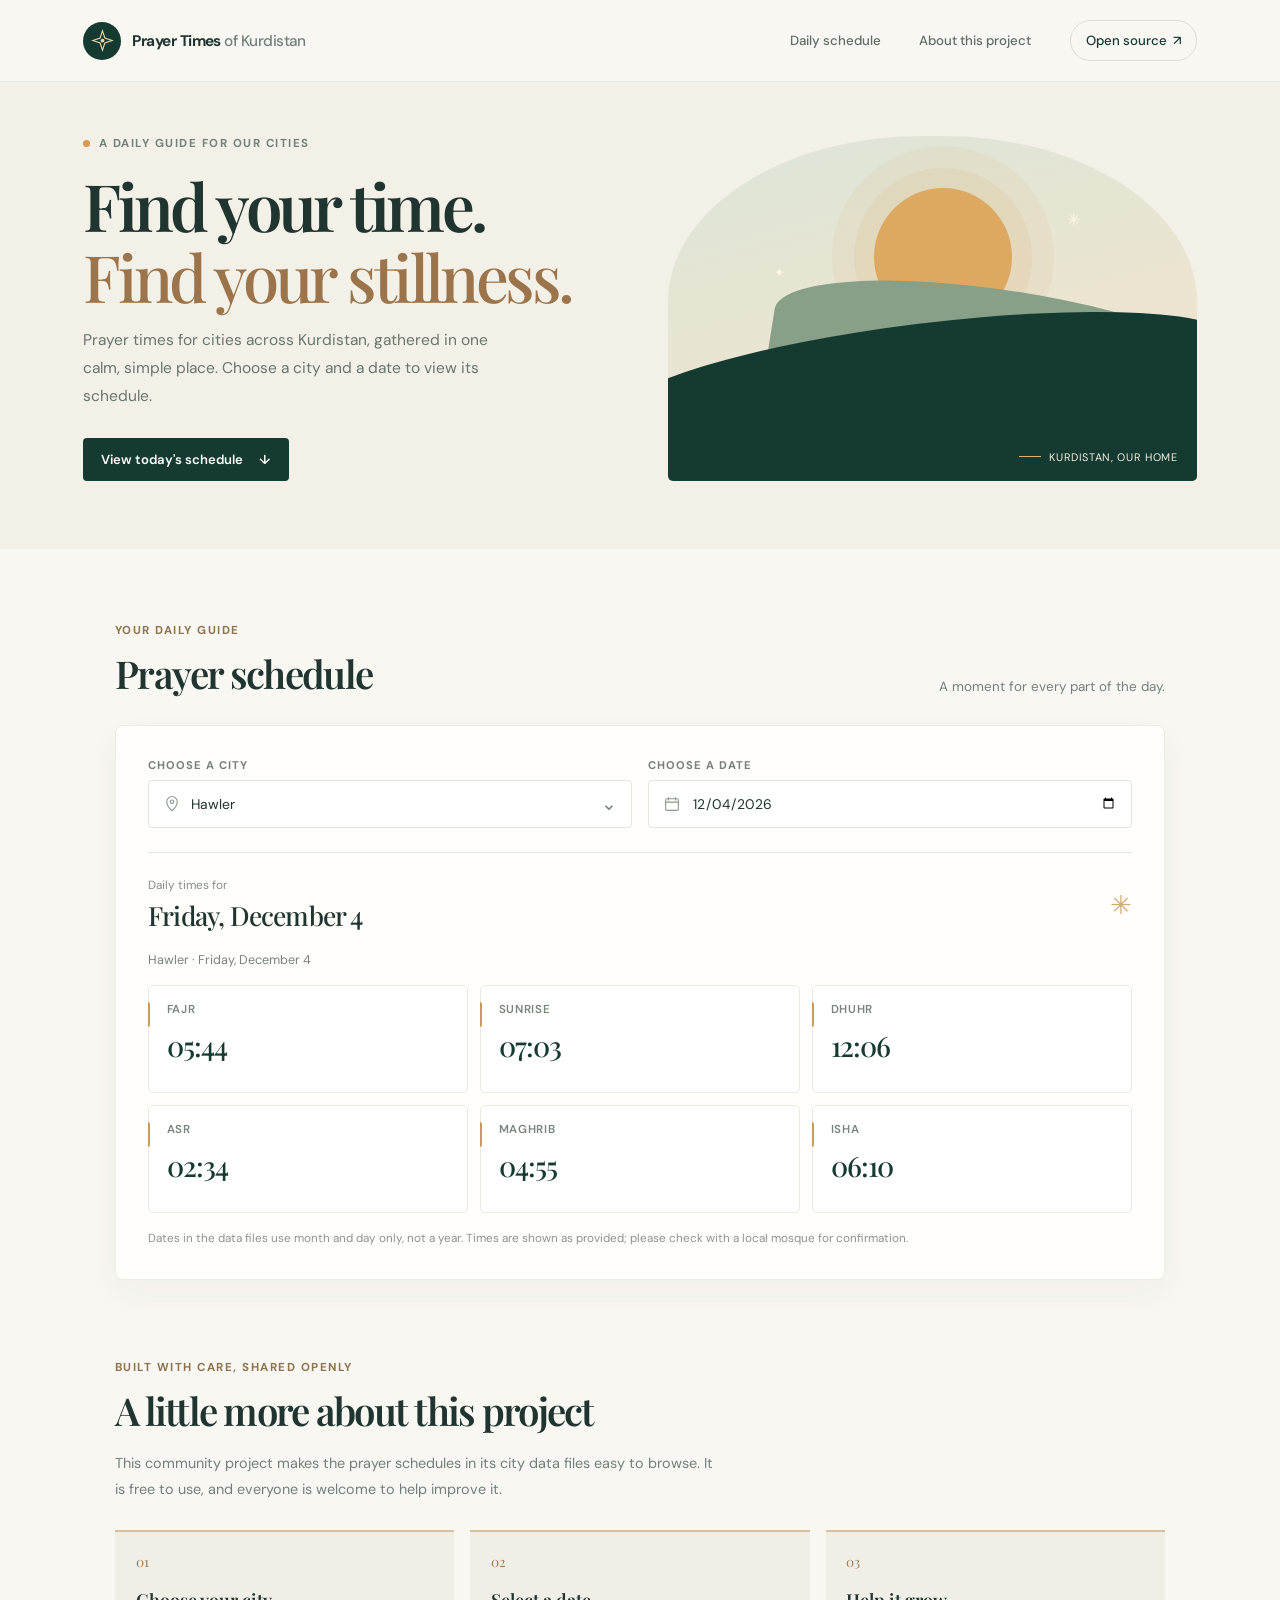
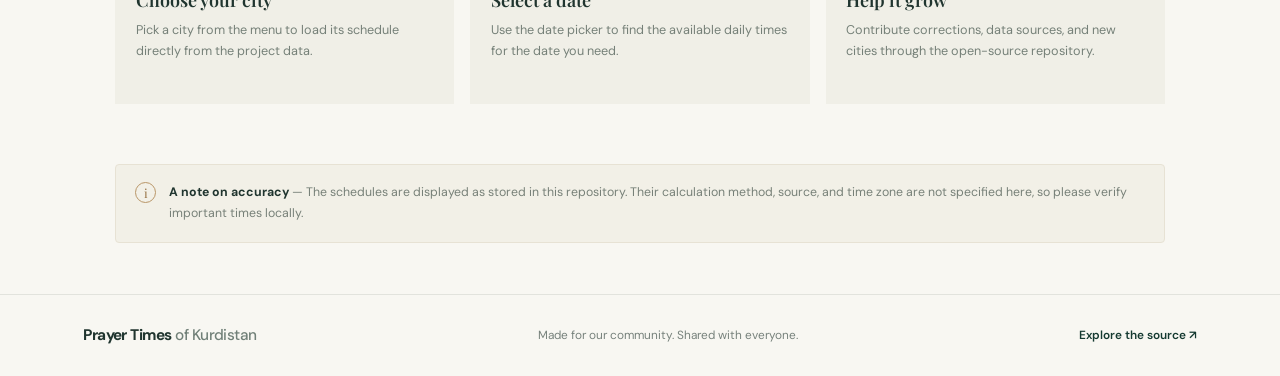
<file: index.html>
<!doctype html>
<html lang="en">
  <head>
    <meta charset="utf-8">
    <meta name="viewport" content="width=device-width, initial-scale=1">
    <meta name="theme-color" content="#153a31">
    <meta
      name="description"
      content="View daily prayer times for cities across Kurdistan. Choose a city and date to see Fajr, sunrise, Dhuhr, Asr, Maghrib and Isha."
    >
    <meta name="robots" content="index, follow">
    <meta property="og:type" content="website">
    <meta property="og:title" content="Prayer Times for Kurdistan Cities">
    <meta
      property="og:description"
      content="A simple, open-source daily prayer schedule for cities across Kurdistan."
    >
    <meta name="twitter:card" content="summary">
    <title>Prayer Times for Kurdistan Cities | Daily Schedule</title>
    <link rel="stylesheet" href="styles.css">
    <script type="application/ld+json">
      {
        "@context": "https://schema.org",
        "@type": "WebSite",
        "name": "Prayer Times for Kurdistan Cities",
        "description": "A daily prayer schedule for cities across Kurdistan.",
        "inLanguage": "en"
      }
    </script>
    <script src="app.js" defer></script>
  </head>
  <body>
    <a class="skip-link" href="#main">Skip to prayer times</a>

    <header class="site-header">
      <a class="brand" href="#top" aria-label="Prayer Times home">
        <span class="brand-mark" aria-hidden="true">
          <svg viewBox="0 0 40 40" fill="none">
            <path d="M20 4.5 23.8 16l11.7 4-11.7 4L20 35.5 16.2 24l-11.7-4 11.7-4L20 4.5Z" stroke="currentColor" stroke-width="1.7" />
            <circle cx="20" cy="20" r="3" fill="currentColor" />
          </svg>
        </span>
        <span class="brand-name">Prayer Times <span>of Kurdistan</span></span>
      </a>
      <nav class="site-nav" aria-label="Main navigation">
        <a href="#schedule">Daily schedule</a>
        <a href="#about">About this project</a>
        <a class="github-link" href="https://github.com/Devmoneer/Tafsir-sanahi" target="_blank" rel="noreferrer">Open source <span aria-hidden="true">↗</span></a>
      </nav>
    </header>

    <main id="main">
      <section class="hero" id="top" aria-labelledby="page-title">
        <div class="hero-copy">
          <p class="eyebrow"><span class="eyebrow-dot"></span> A daily guide for our cities</p>
          <h1 id="page-title">Find your time.<br><span>Find your stillness.</span></h1>
          <p class="hero-description">
            Prayer times for cities across Kurdistan, gathered in one calm, simple place.
            Choose a city and a date to view its schedule.
          </p>
          <a class="hero-cta" href="#schedule">View today's schedule <span aria-hidden="true">↓</span></a>
        </div>
        <div class="hero-art" aria-hidden="true">
          <div class="sun-disc"></div>
          <div class="hill hill-back"></div>
          <div class="hill hill-front"></div>
          <div class="hero-caption"><span class="caption-line"></span> Kurdistan, our home</div>
          <span class="art-star star-one">✳</span>
          <span class="art-star star-two">✦</span>
        </div>
      </section>

      <section class="schedule-section" id="schedule" aria-labelledby="schedule-title">
        <div class="section-heading">
          <div>
            <p class="eyebrow section-eyebrow">Your daily guide</p>
            <h2 id="schedule-title">Prayer schedule</h2>
          </div>
          <p class="section-note">A moment for every part of the day.</p>
        </div>

        <div class="schedule-panel">
          <div class="schedule-controls">
            <label class="field">
              <span class="field-label">Choose a city</span>
              <span class="select-wrap">
                <svg viewBox="0 0 24 24" aria-hidden="true"><path d="M12 21s7-6.1 7-12a7 7 0 1 0-14 0c0 5.9 7 12 7 12Z" /><circle cx="12" cy="9" r="2.3" /></svg>
                <select id="city-select" name="city" autocomplete="off"></select>
                <span class="select-chevron" aria-hidden="true">⌄</span>
              </span>
            </label>
            <label class="field">
              <span class="field-label">Choose a date</span>
              <span class="date-wrap">
                <svg viewBox="0 0 24 24" aria-hidden="true"><rect x="3.5" y="5" width="17" height="15.5" rx="2" /><path d="M7.5 3.5v3M16.5 3.5v3M3.5 9.5h17" /></svg>
                <input id="date-select" name="date" type="date" required>
              </span>
            </label>
          </div>

          <div class="schedule-date">
            <div>
              <p class="date-kicker">Daily times for</p>
              <h3 id="selected-date">Loading schedule...</h3>
            </div>
            <span class="date-decoration" aria-hidden="true">✳</span>
          </div>

          <p class="schedule-status" id="schedule-status" role="status" aria-live="polite">
            Loading prayer times...
          </p>
          <div class="prayer-grid" id="prayer-grid" aria-label="Prayer times"></div>
          <p class="data-note">Dates in the data files use month and day only, not a year. Times are shown as provided; please check with a local mosque for confirmation.</p>
        </div>
      </section>

      <section class="about-section" id="about" aria-labelledby="about-title">
        <div class="about-intro">
          <p class="eyebrow section-eyebrow">Built with care, shared openly</p>
          <h2 id="about-title">A little more about this project</h2>
          <p>
            This community project makes the prayer schedules in its city data files easy to browse.
            It is free to use, and everyone is welcome to help improve it.
          </p>
        </div>
        <div class="about-cards">
          <article class="about-card">
            <span class="card-number">01</span>
            <h3>Choose your city</h3>
            <p>Pick a city from the menu to load its schedule directly from the project data.</p>
          </article>
          <article class="about-card">
            <span class="card-number">02</span>
            <h3>Select a date</h3>
            <p>Use the date picker to find the available daily times for the date you need.</p>
          </article>
          <article class="about-card">
            <span class="card-number">03</span>
            <h3>Help it grow</h3>
            <p>Contribute corrections, data sources, and new cities through the open-source repository.</p>
          </article>
        </div>
      </section>

      <aside class="accuracy-note" aria-label="Schedule information">
        <span class="accuracy-icon" aria-hidden="true">i</span>
        <p><strong>A note on accuracy</strong> — The schedules are displayed as stored in this repository. Their calculation method, source, and time zone are not specified here, so please verify important times locally.</p>
      </aside>
    </main>

    <footer class="site-footer">
      <a class="footer-brand" href="#top">Prayer Times <span>of Kurdistan</span></a>
      <p>Made for our community. Shared with everyone.</p>
      <a href="https://github.com/Devmoneer/Tafsir-sanahi" target="_blank" rel="noreferrer">Explore the source <span aria-hidden="true">↗</span></a>
    </footer>
  </body>
</html>
</file>
<file: styles.css>
@import url("https://fonts.googleapis.com/css2?family=DM+Sans:wght@400;500;600;700&family=Playfair+Display:wght@500;600;700&display=swap");

:root {
  color-scheme: light;
  --ink: #20352f;
  --muted: #74817b;
  --green: #153a31;
  --green-light: #e8eee8;
  --gold: #d39b55;
  --paper: #f8f7f2;
  --white: #fffefa;
  --line: #e8e7df;
  --serif: "Playfair Display", Georgia, serif;
  --sans: "DM Sans", "Segoe UI", sans-serif;
}

* {
  box-sizing: border-box;
}

html {
  scroll-behavior: smooth;
}

body {
  margin: 0;
  background: var(--paper);
  color: var(--ink);
  font-family: var(--sans);
  -webkit-font-smoothing: antialiased;
}

a {
  color: inherit;
}

.skip-link {
  position: absolute;
  z-index: 5;
  top: 0.75rem;
  left: 0.75rem;
  padding: 0.7rem 1rem;
  transform: translateY(-160%);
  border-radius: 0.4rem;
  background: var(--white);
  color: var(--green);
}

.skip-link:focus {
  transform: translateY(0);
}

.site-header,
.site-footer {
  display: flex;
  align-items: center;
  justify-content: space-between;
  padding-inline: max(6.5vw, calc((100vw - 1200px) / 2));
}

.site-header {
  min-height: 82px;
  border-bottom: 1px solid rgba(32, 53, 47, 0.08);
  background: var(--paper);
}

.brand,
.site-nav,
.github-link,
.brand-mark,
.hero-cta,
.select-wrap,
.date-wrap {
  display: flex;
  align-items: center;
}

.brand {
  gap: 0.7rem;
  text-decoration: none;
}

.brand-mark {
  width: 38px;
  height: 38px;
  justify-content: center;
  border-radius: 50%;
  background: var(--green);
  color: #f4d8a8;
}

.brand-mark svg {
  width: 25px;
  height: 25px;
}

.brand-name,
.footer-brand {
  font-size: 0.96rem;
  font-weight: 700;
  letter-spacing: -0.035em;
}

.brand-name span,
.footer-brand span {
  color: #718078;
  font-weight: 500;
}

.site-nav {
  gap: clamp(1.1rem, 3vw, 2.8rem);
  color: #5e6d65;
  font-size: 0.83rem;
  font-weight: 500;
}

.site-nav a,
.site-footer a {
  text-decoration: none;
}

.site-nav a:hover,
.site-footer a:hover {
  color: var(--gold);
}

.site-nav .github-link {
  gap: 0.35rem;
  padding: 0.68rem 0.95rem;
  border: 1px solid #dcded6;
  border-radius: 99px;
  color: var(--green);
}

main {
  overflow: hidden;
}

.hero {
  position: relative;
  display: grid;
  grid-template-columns: 1.05fr 0.95fr;
  align-items: center;
  min-height: 454px;
  padding: 54px max(6.5vw, calc((100vw - 1200px) / 2)) 68px;
  background: #f2f0e7;
}

.hero-copy {
  position: relative;
  z-index: 1;
  max-width: 550px;
}

.eyebrow {
  display: flex;
  align-items: center;
  gap: 0.55rem;
  margin: 0 0 1.2rem;
  color: #748078;
  font-size: 0.72rem;
  font-weight: 700;
  letter-spacing: 0.13em;
  text-transform: uppercase;
}

.eyebrow-dot {
  width: 7px;
  height: 7px;
  border-radius: 50%;
  background: var(--gold);
}

h1,
h2,
h3,
p {
  margin-top: 0;
}

h1,
h2 {
  font-family: var(--serif);
  font-weight: 600;
}

h1 {
  margin-bottom: 1rem;
  font-size: clamp(3rem, 5.1vw, 4.65rem);
  letter-spacing: -0.055em;
  line-height: 1.08;
}

h1 span {
  color: #9c744b;
  font-weight: 500;
}

.hero-description {
  max-width: 440px;
  margin-bottom: 1.7rem;
  color: #69756e;
  font-size: 0.97rem;
  line-height: 1.8;
}

.hero-cta {
  width: fit-content;
  gap: 1rem;
  padding: 0.82rem 1.12rem;
  border-radius: 4px;
  background: var(--green);
  color: var(--white);
  font-size: 0.82rem;
  font-weight: 600;
  text-decoration: none;
  transition: background 160ms ease, transform 160ms ease;
}

.hero-cta:hover {
  transform: translateY(-2px);
  background: #245347;
}

.hero-art {
  position: relative;
  align-self: stretch;
  min-height: 326px;
  overflow: hidden;
  border-radius: 48% 48% 5px 5px;
  background: linear-gradient(165deg, #dce5d8 0%, #eee4cf 70%, #e8d8ba 100%);
}

.sun-disc {
  position: absolute;
  top: 15%;
  left: 39%;
  width: 138px;
  height: 138px;
  border-radius: 50%;
  background: #dda961;
  box-shadow: 0 0 0 20px rgba(211, 155, 85, 0.11), 0 0 0 42px rgba(211, 155, 85, 0.08);
}

.hill {
  position: absolute;
  right: -9%;
  bottom: -18%;
  left: -9%;
  height: 64%;
  border-radius: 50% 50% 0 0 / 25% 25% 0 0;
  transform: rotate(-7deg);
}

.hill-back {
  bottom: -9%;
  left: 18%;
  background: #889f88;
  transform: rotate(9deg);
}

.hill-front {
  background: var(--green);
}

.hero-caption {
  position: absolute;
  z-index: 1;
  right: 1.2rem;
  bottom: 1.1rem;
  display: flex;
  align-items: center;
  gap: 0.5rem;
  color: #f5f0df;
  font-size: 0.68rem;
  letter-spacing: 0.06em;
  text-transform: uppercase;
}

.caption-line {
  width: 22px;
  height: 1px;
  background: #d8b27f;
}

.art-star {
  position: absolute;
  z-index: 1;
  color: #fff7e6;
}

.star-one {
  top: 21%;
  right: 22%;
  font-size: 1rem;
}

.star-two {
  top: 37%;
  left: 20%;
  font-size: 0.8rem;
}

.schedule-section,
.about-section,
.accuracy-note {
  width: min(1050px, calc(100% - 3rem));
  margin-inline: auto;
}

.schedule-section {
  padding-block: 74px 76px;
}

.section-heading {
  display: flex;
  align-items: end;
  justify-content: space-between;
  margin-bottom: 1.6rem;
}

.section-eyebrow {
  margin-bottom: 0.55rem;
  color: #8c744f;
}

.section-heading h2,
.about-intro h2 {
  margin-bottom: 0;
  font-size: clamp(2rem, 3vw, 2.65rem);
  letter-spacing: -0.045em;
}

.section-note {
  margin-bottom: 0.28rem;
  color: var(--muted);
  font-size: 0.84rem;
}

.schedule-panel {
  padding: clamp(1.25rem, 3vw, 2rem);
  border: 1px solid #eeece4;
  border-radius: 8px;
  background: var(--white);
  box-shadow: 0 12px 35px rgba(43, 58, 46, 0.045);
}

.schedule-controls {
  display: grid;
  grid-template-columns: 1fr 1fr;
  gap: 1rem;
  padding-bottom: 1.5rem;
  border-bottom: 1px solid var(--line);
}

.field {
  display: grid;
  gap: 0.5rem;
}

.field-label {
  color: #748078;
  font-size: 0.7rem;
  font-weight: 700;
  letter-spacing: 0.09em;
  text-transform: uppercase;
}

.select-wrap,
.date-wrap {
  position: relative;
  min-height: 48px;
  gap: 0.65rem;
  padding: 0 0.85rem;
  border: 1px solid #e5e5dd;
  border-radius: 4px;
  background: #fff;
  color: var(--green);
}

.select-wrap:focus-within,
.date-wrap:focus-within {
  outline: 2px solid rgba(21, 58, 49, 0.3);
  outline-offset: 2px;
}

.select-wrap svg,
.date-wrap svg {
  width: 18px;
  height: 18px;
  flex: 0 0 auto;
  fill: none;
  stroke: #8a9a8d;
  stroke-linecap: round;
  stroke-linejoin: round;
  stroke-width: 1.5;
}

select,
input[type="date"] {
  width: 100%;
  min-width: 0;
  border: 0;
  outline: 0;
  background: transparent;
  color: var(--ink);
  font: inherit;
  font-size: 0.87rem;
}

select {
  appearance: none;
  cursor: pointer;
}

.select-chevron {
  color: #78877d;
  font-size: 1.2rem;
  pointer-events: none;
}

input[type="date"] {
  color-scheme: light;
}

.schedule-date {
  display: flex;
  align-items: center;
  justify-content: space-between;
  padding: 1.5rem 0 1.15rem;
}

.date-kicker {
  margin-bottom: 0.25rem;
  color: #839087;
  font-size: 0.74rem;
}

.schedule-date h3 {
  margin-bottom: 0;
  font-family: var(--serif);
  font-size: 1.65rem;
  font-weight: 500;
  letter-spacing: -0.03em;
}

.date-decoration {
  color: #d1ab75;
  font-size: 1.65rem;
}

.schedule-status {
  min-height: 1.2rem;
  margin-bottom: 0.9rem;
  color: #77837c;
  font-size: 0.79rem;
}

.schedule-status:empty {
  display: none;
}

.prayer-grid {
  display: grid;
  grid-template-columns: repeat(3, 1fr);
  gap: 0.75rem;
}

.prayer-card {
  position: relative;
  min-height: 108px;
  padding: 1rem 1.1rem;
  border: 1px solid #eaeae3;
  border-radius: 5px;
  background: #fff;
}

.prayer-card::before {
  position: absolute;
  top: 1rem;
  left: -1px;
  width: 2px;
  height: 25px;
  border-radius: 0 3px 3px 0;
  background: #c99a5c;
  content: "";
}

.prayer-name {
  margin-bottom: 0.65rem;
  color: #78847c;
  font-size: 0.72rem;
  font-weight: 600;
  letter-spacing: 0.06em;
  text-transform: uppercase;
}

.prayer-time {
  margin-bottom: 0;
  color: var(--green);
  font-family: var(--serif);
  font-size: 1.75rem;
  font-weight: 500;
  letter-spacing: -0.035em;
  font-variant-numeric: tabular-nums;
}

.data-note {
  margin: 1rem 0 0;
  color: #8b948e;
  font-size: 0.73rem;
  line-height: 1.6;
}

.about-section {
  padding-block: 4px 60px;
}

.about-intro {
  max-width: 610px;
  margin-bottom: 1.7rem;
}

.about-intro > p:last-child {
  margin: 0.9rem 0 0;
  color: #718078;
  font-size: 0.9rem;
  line-height: 1.8;
}

.about-cards {
  display: grid;
  grid-template-columns: repeat(3, 1fr);
  gap: 1rem;
}

.about-card {
  min-height: 174px;
  padding: 1.3rem;
  border-top: 2px solid #d7c19f;
  background: #f0efe7;
}

.card-number {
  display: block;
  margin-bottom: 1.1rem;
  color: #a47b4d;
  font-family: var(--serif);
  font-size: 0.85rem;
}

.about-card h3 {
  margin-bottom: 0.55rem;
  font-family: var(--serif);
  font-size: 1.12rem;
  font-weight: 600;
}

.about-card p {
  margin-bottom: 0;
  color: #758078;
  font-size: 0.79rem;
  line-height: 1.65;
}

.accuracy-note {
  display: flex;
  align-items: flex-start;
  gap: 0.8rem;
  margin-bottom: 3.2rem;
  padding: 1.1rem 1.2rem;
  border: 1px solid #e7e2d4;
  border-radius: 4px;
  background: #f2f0e7;
}

.accuracy-icon {
  display: inline-flex;
  width: 21px;
  height: 21px;
  flex: 0 0 auto;
  align-items: center;
  justify-content: center;
  border: 1px solid #b99667;
  border-radius: 50%;
  color: #987448;
  font-family: var(--serif);
  font-size: 0.78rem;
}

.accuracy-note p {
  margin: 0;
  color: #778078;
  font-size: 0.77rem;
  line-height: 1.7;
}

.accuracy-note strong {
  color: var(--ink);
}

.site-footer {
  min-height: 82px;
  gap: 1rem;
  border-top: 1px solid rgba(32, 53, 47, 0.1);
  color: #77827c;
  font-size: 0.74rem;
}

.footer-brand {
  color: var(--ink);
}

.site-footer p {
  margin-bottom: 0;
}

.site-footer > a:last-child {
  color: var(--green);
  font-weight: 600;
}

@media (max-width: 760px) {
  .site-header,
  .site-footer {
    padding-inline: 1.25rem;
  }

  .site-header {
    min-height: 70px;
  }

  .site-nav {
    gap: 0.8rem;
  }

  .site-nav a:not(.github-link) {
    display: none;
  }

  .hero {
    grid-template-columns: 1fr;
    gap: 2.2rem;
    padding: 56px 1.5rem 42px;
  }

  .hero-art {
    min-height: 260px;
    max-height: 320px;
    border-radius: 42% 42% 5px 5px;
  }

  .sun-disc {
    width: 112px;
    height: 112px;
  }

  .schedule-section,
  .about-section,
  .accuracy-note {
    width: calc(100% - 2.5rem);
  }

  .schedule-section {
    padding-block: 54px;
  }

  .section-heading {
    align-items: flex-start;
    flex-direction: column;
    gap: 0.7rem;
  }

  .section-note {
    margin-bottom: 0;
  }

  .prayer-grid {
    grid-template-columns: repeat(2, 1fr);
  }

  .about-cards {
    grid-template-columns: 1fr;
    gap: 0.75rem;
  }

  .about-card {
    min-height: auto;
  }

  .site-footer {
    flex-wrap: wrap;
    justify-content: flex-start;
    padding-block: 1.2rem;
  }

  .site-footer p {
    order: 1;
    width: 100%;
  }

  .site-footer > a:last-child {
    margin-left: auto;
  }
}

@media (max-width: 460px) {
  .brand-name {
    font-size: 0.85rem;
  }

  .brand-mark {
    width: 34px;
    height: 34px;
  }

  .hero {
    padding-inline: 1.25rem;
  }

  h1 {
    font-size: 2.75rem;
  }

  .schedule-controls {
    grid-template-columns: 1fr;
  }

  .schedule-date h3 {
    font-size: 1.35rem;
  }

  .prayer-grid {
    gap: 0.55rem;
  }

  .prayer-card {
    min-height: 96px;
    padding: 0.85rem 0.9rem;
  }

  .prayer-time {
    font-size: 1.5rem;
  }

  .accuracy-note {
    margin-bottom: 2rem;
  }
}

@media (prefers-reduced-motion: reduce) {
  *,
  *::before,
  *::after {
    scroll-behavior: auto !important;
    transition-duration: 0.01ms !important;
  }
}
</file>
